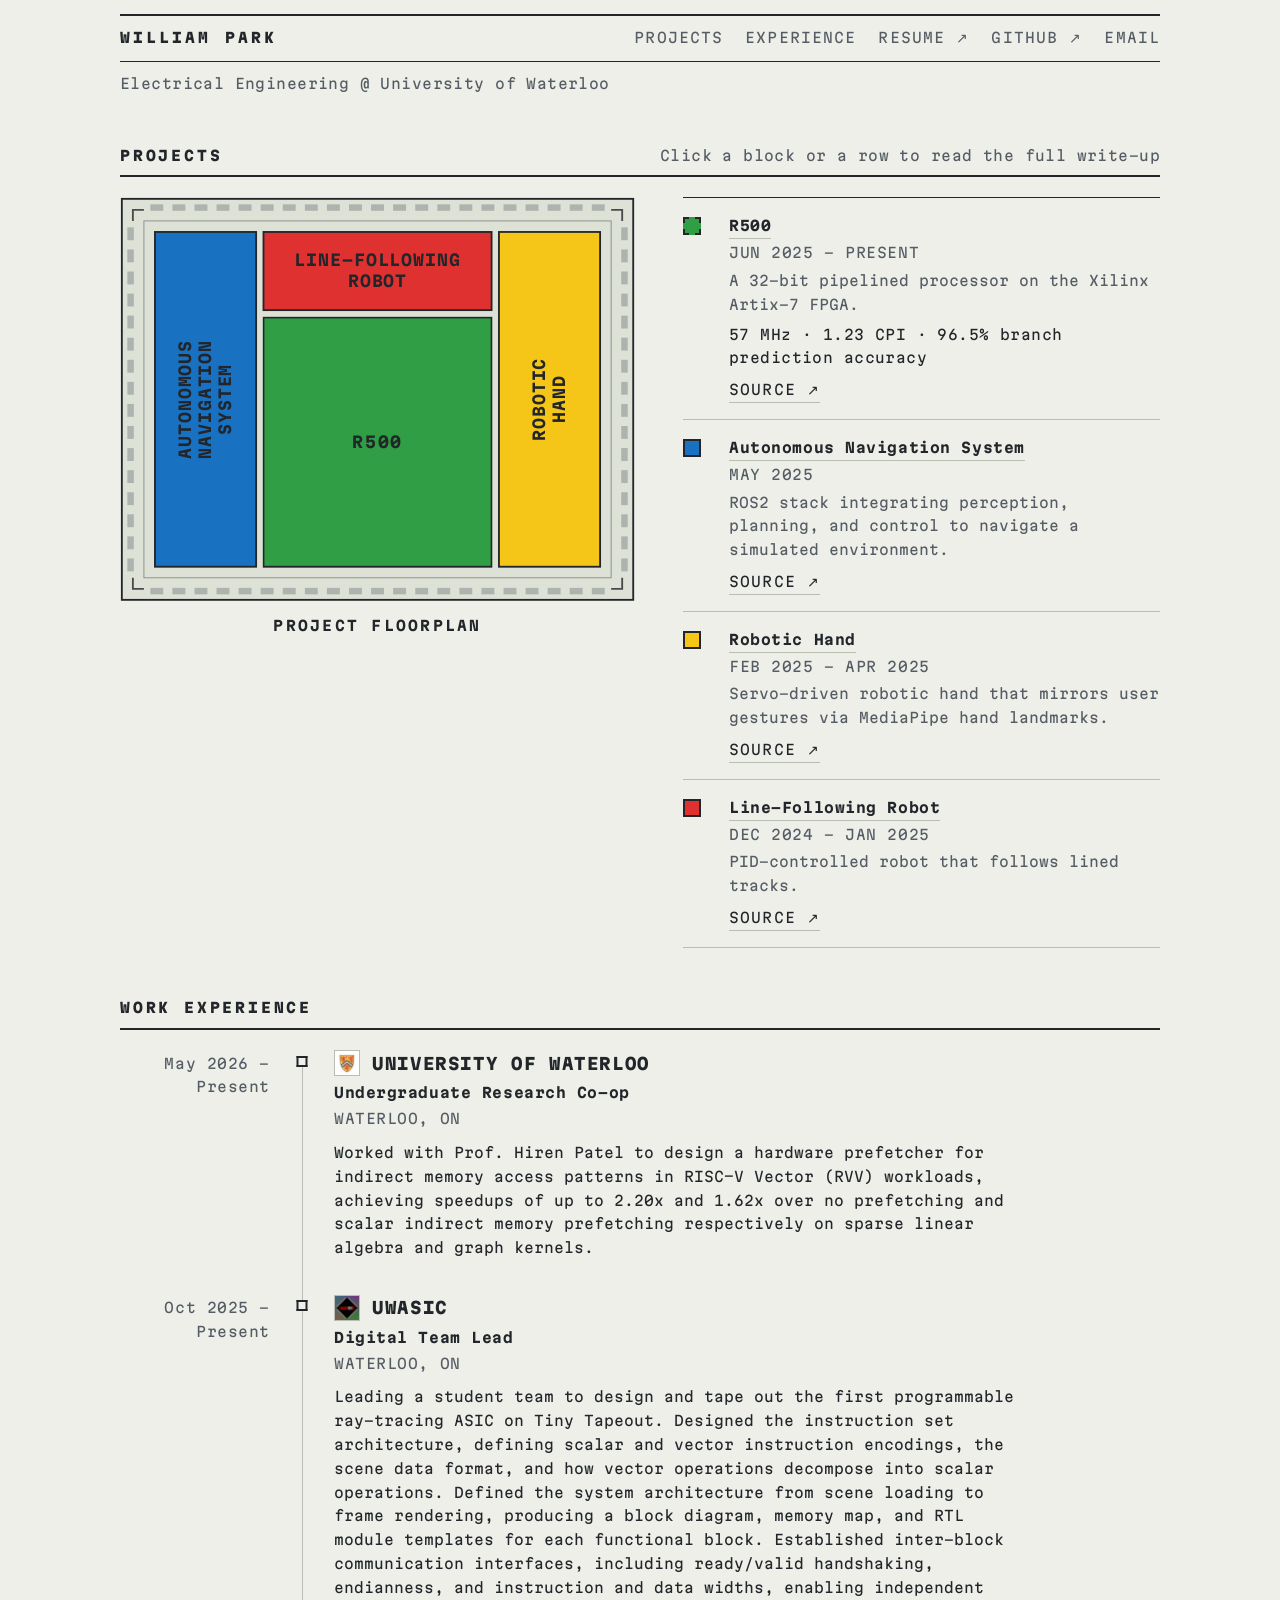
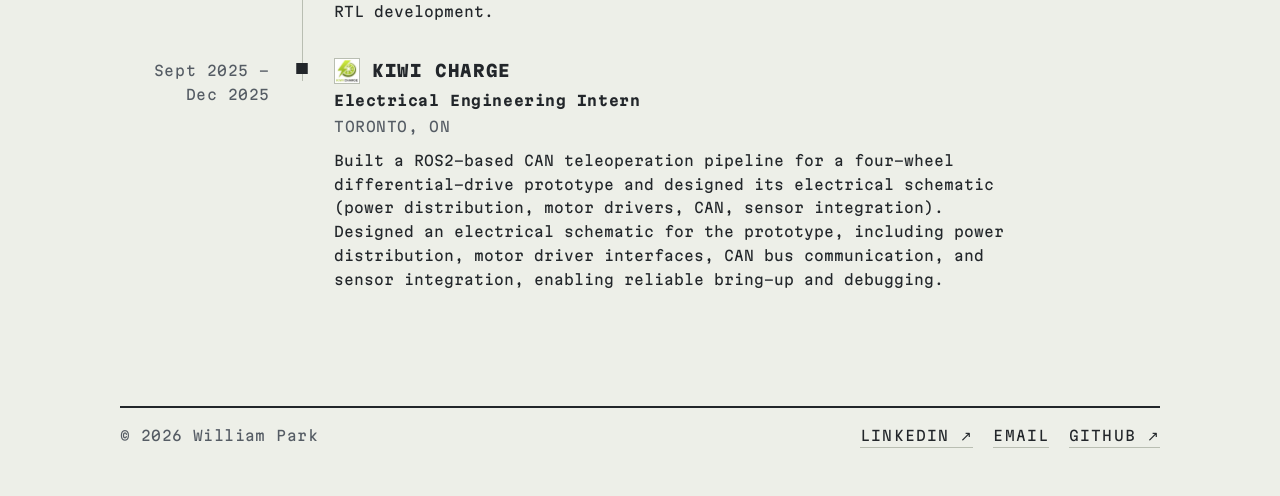
<file: docs/index.html>
<!DOCTYPE html>
<html lang="en">
<head>
  <meta charset="UTF-8">
  <meta name="viewport" content="width=device-width, initial-scale=1.0">
  <title>William Park</title>
  <meta name="description" content="William Park — engineering projects in embedded systems, robotics, and computer architecture.">
  <meta property="og:type" content="website">
  <meta property="og:title" content="William Park">
  <meta property="og:description" content="Engineering projects in embedded systems, robotics, and computer architecture.">
  <meta property="og:url" content="https://www.williampark.org/">
  <meta property="og:image" content="https://www.williampark.org/assets/img/og-card.png">
  <meta property="og:image:width" content="1200">
  <meta property="og:image:height" content="630">
  <meta name="twitter:card" content="summary_large_image">
  <link rel="preconnect" href="https://fonts.googleapis.com">
  <link rel="preconnect" href="https://fonts.gstatic.com" crossorigin>
  <link rel="stylesheet" href="https://fonts.googleapis.com/css2?family=Martian+Mono:wght@400;700;800&display=swap">
  <link rel="stylesheet" href="css/site.css">
  <link rel="stylesheet" href="css/home.css">
  <link rel="icon" type="image/svg+xml" href="assets/favicon.svg">
  <script>
    // If arriving here via a top-nav link from a project page, jump to the
    // hash target instantly (no smooth scroll) — flag set in project-page.js.
    (function () {
      try {
        if (sessionStorage.getItem("instantHashJump") !== "1") return;
        sessionStorage.removeItem("instantHashJump");
        var root = document.documentElement;
        var prev = root.style.scrollBehavior;
        root.style.scrollBehavior = "auto";
        var jump = function () {
          if (location.hash) {
            var el = document.getElementById(location.hash.slice(1));
            if (el) el.scrollIntoView();
          }
          requestAnimationFrame(function () {
            root.style.scrollBehavior = prev;
          });
        };
        if (document.readyState === "loading") {
          document.addEventListener("DOMContentLoaded", jump);
        } else {
          jump();
        }
      } catch (e) {}
    })();
  </script>
</head>
<body>
<!--
THESIS: William's work as an annotated chip floorplan — projects are placed
IP blocks carrying measured results. Refuses the dark neon card-grid dev
portfolio, and keeps the silicon world implicit: no report-form labels.
OWN-WORLD: Plot-paper #edefe8, graphite ink, hairline rules; flat saturated
block fills (green/blue/yellow/red) inside a pad-ringed die with corner
keys, tiled gaplessly; one mono size (Martian Mono) — hierarchy is weight,
tracking, ink, spacing; status is mark form on the index swatches and
timeline nodes (die stays status-neutral).
STORY: A recruiter sees an engineer who measures his work, trusts the
numbers, clicks a block or index row into a write-up.
FIRST VIEWPORT: Ruled header (name, nav) above the die floorplan at
left and the project index at right; hovering a block dims the others and
highlights its index row.
FORM: Chip floorplan — user-steered refinement of the wafer-map direction,
seed 7f679b8b, code-led.
FINISH: unreviewed and undocumented is unfinished; this build ends with the
finish review, the verdict, DESIGN.md, and every shipping raster carrying
its provenance.
-->
  <div class="sheet">
    <header class="report-head">
      <div class="head-bar">
        <h1 class="brand">William Park</h1>
        <nav class="head-nav" aria-label="Site">
          <a href="#projects">Projects</a>
          <a href="#experience">Experience</a>
          <a href="assets/resume.pdf" target="_blank" rel="noopener">Resume ↗</a>
          <a href="https://github.com/parkwilliamy" target="_blank" rel="noopener">GitHub ↗</a>
          <a href="mailto:w5park@uwaterloo.ca">Email</a>
        </nav>
      </div>
      <p class="id-line">Electrical Engineering @ University of Waterloo</p>
    </header>

    <main>
      <section class="section" id="projects">
        <div class="section-head">
          <h2>Projects</h2>
          <span class="section-note">Click a block or a row to read the full write-up</span>
        </div>
        <div class="plan-grid">
          <div class="plan-panel">
            <div id="plan-root"></div>
            <p class="plan-caption" id="plan-caption" hidden>Project Floorplan</p>
          </div>
          <div class="legend-panel">
            <ol class="legend" id="legend-root"></ol>
            <noscript>
              <ul class="noscript-list">
                <li><a href="projects/r500.html">R500 — 32-bit pipelined RV32I CPU (Jun 2025 – Present)</a></li>
                <li><a href="projects/autonomous-navigation-system.html">Autonomous Navigation System — ROS2 (May 2025)</a></li>
                <li><a href="projects/robot-hand.html">Robotic Hand — gesture-mirroring servos (Feb – Apr 2025)</a></li>
                <li><a href="projects/line-follower-robot.html">Line-Following Robot — PID control (Dec 2024 – Jan 2025)</a></li>
              </ul>
            </noscript>
          </div>
        </div>
      </section>

      <section class="section" id="experience">
        <div class="section-head">
          <h2>Work Experience</h2>
        </div>
        <ol class="traveler">
          <li class="traveler-row">
            <span class="trav-date">May 2026 – Present</span>
            <span class="trav-axis"><span class="trav-node trav-node-live"></span></span>
            <div class="trav-body">
              <div class="trav-head">
                <div class="trav-id">
                  <img class="trav-logo" src="assets/img/uwaterloo_logo.jpg" alt="">
                  <h3 class="trav-org">University of Waterloo</h3>
                </div>
                <div class="trav-sub">
                  <span class="trav-role">Undergraduate Research Co-op</span>
                  <span class="trav-loc">Waterloo, ON</span>
                </div>
              </div>
              <p class="trav-summary">
                Worked with Prof. Hiren Patel to design a hardware prefetcher for indirect memory access patterns 
                in RISC-V Vector (RVV) workloads, achieving speedups of up to 2.20x and 1.62x
                over no prefetching and scalar indirect memory prefetching respectively on 
                sparse linear algebra and graph kernels.
              </p>
            </div>
          </li>
          <li class="traveler-row">
            <span class="trav-date">Oct 2025 – Present</span>
            <span class="trav-axis"><span class="trav-node trav-node-live"></span></span>
            <div class="trav-body">
              <div class="trav-head">
                <div class="trav-id">
                  <img class="trav-logo" src="assets/img/uwasic_logo.jpg" alt="">
                  <h3 class="trav-org">UWASIC</h3>
                </div>
                <div class="trav-sub">
                  <span class="trav-role">Digital Team Lead</span>
                  <span class="trav-loc">Waterloo, ON</span>
                </div>
              </div>
              <p class="trav-summary">
                Leading a student team to design and tape out the first programmable ray-tracing ASIC on Tiny Tapeout.
                Designed the instruction set architecture, defining scalar and vector instruction encodings, 
                the scene data format, and how vector operations decompose into scalar operations. 
                Defined the system architecture from scene loading to frame rendering, producing a 
                block diagram, memory map, and RTL module templates for each functional block. 
                Established inter-block communication interfaces, including ready/valid handshaking, 
                endianness, and instruction and data widths, enabling independent RTL development.
              </p>
            </div>
          </li>
          <li class="traveler-row">
            <span class="trav-date">Sept 2025 – Dec 2025</span>
            <span class="trav-axis"><span class="trav-node"></span></span>
            <div class="trav-body">
              <div class="trav-head">
                <div class="trav-id">
                  <img class="trav-logo" src="assets/img/kiwi_charge_logo.jpg" alt="">
                  <h3 class="trav-org">Kiwi Charge</h3>
                </div>
                <div class="trav-sub">
                  <span class="trav-role">Electrical Engineering Intern</span>
                  <span class="trav-loc">Toronto, ON</span>
                </div>
              </div>
              <p class="trav-summary">
                Built a ROS2-based CAN teleoperation pipeline for a four-wheel
                differential-drive prototype and designed its electrical schematic
                (power distribution, motor drivers, CAN, sensor integration). Designed 
                an electrical schematic for the prototype, including power distribution, 
                motor driver interfaces, CAN bus communication, and sensor integration, 
                enabling reliable bring-up and debugging.
              </p>
            </div>
          </li>
        </ol>
      </section>
    </main>

    <footer>
      <span class="foot-mark">© <span id="year">2026</span> William Park</span>
      <nav class="foot-links" aria-label="Contact">
        <a href="https://linkedin.com/in/parkwilliamy" target="_blank" rel="noopener">LinkedIn ↗</a>
        <a href="mailto:w5park@uwaterloo.ca">Email</a>
        <a href="https://github.com/parkwilliamy" target="_blank" rel="noopener">GitHub ↗</a>
      </nav>
    </footer>
  </div>

  <script src="js/projects.js"></script>
  <script src="js/plan-lib.js"></script>
  <script src="js/floorplan.js"></script>
  <script>
    document.getElementById("year").textContent = new Date().getFullYear();
  </script>
</body>
</html>
</file>
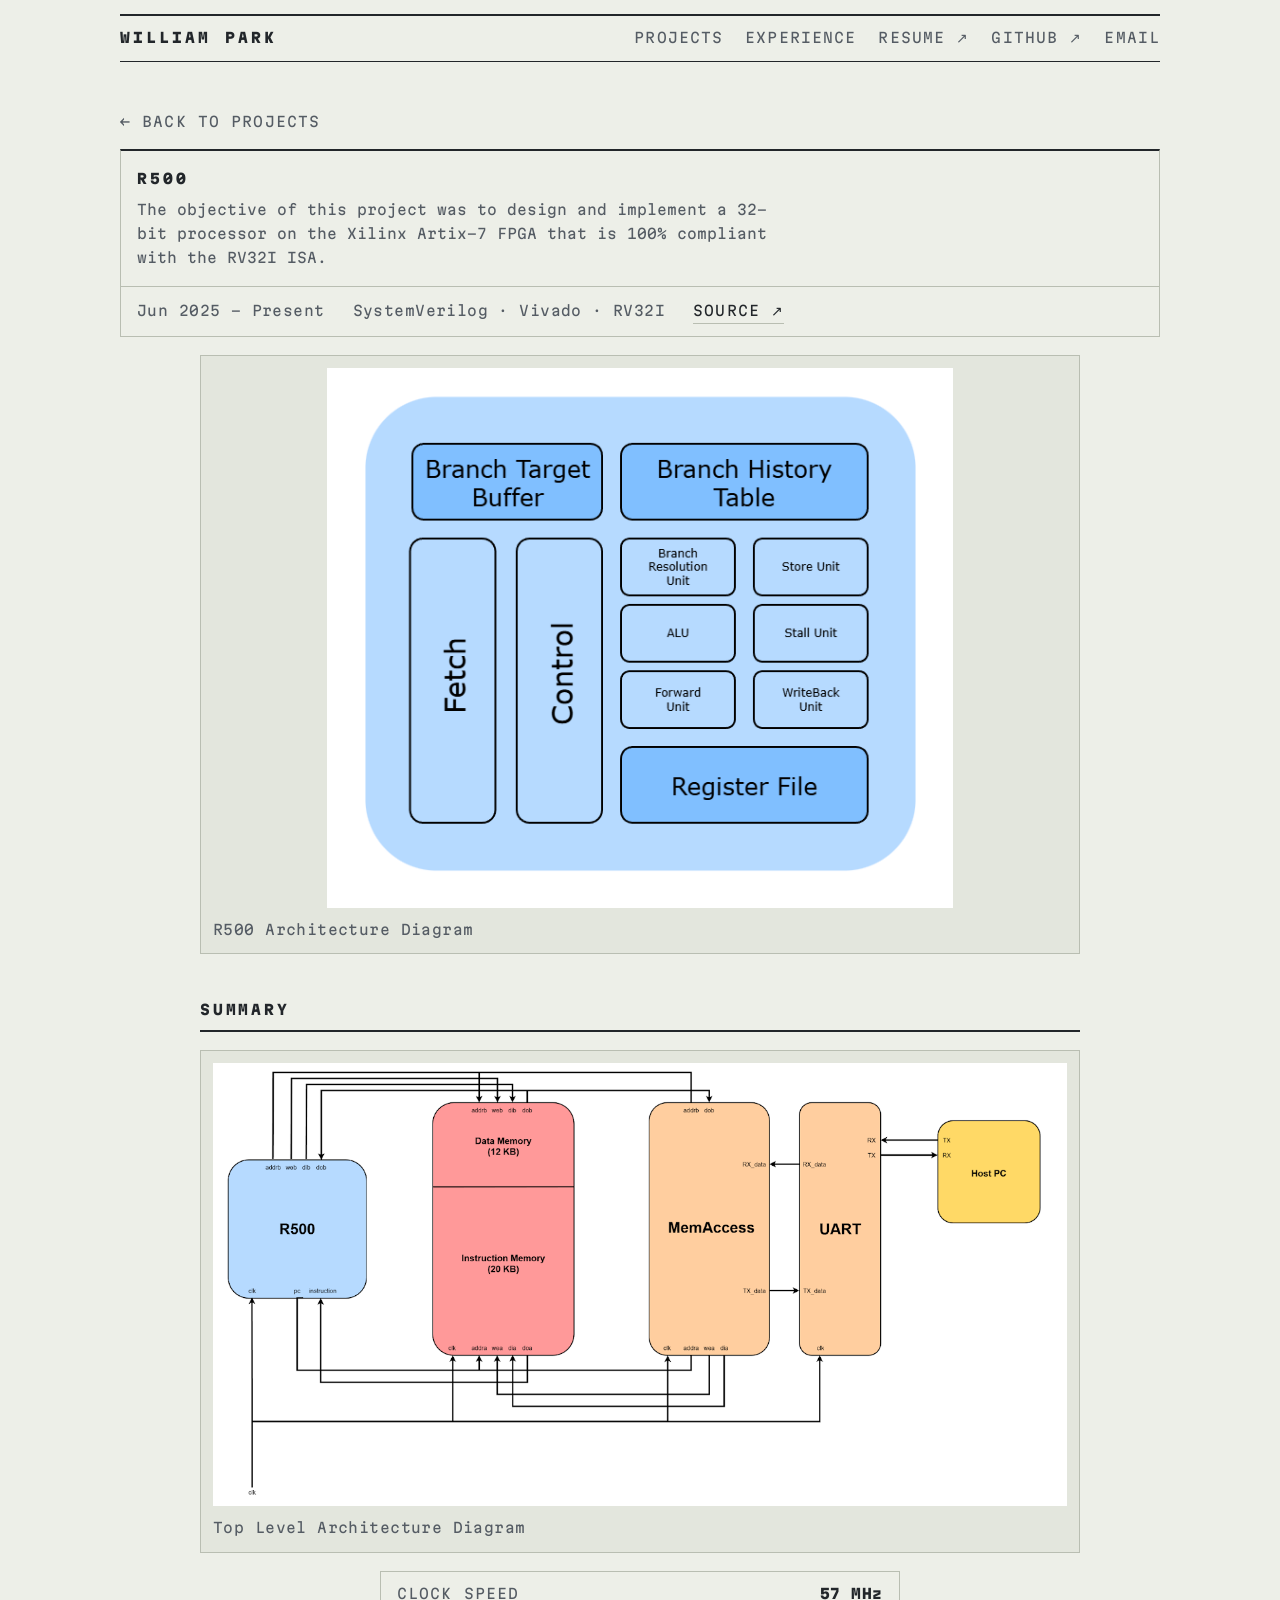
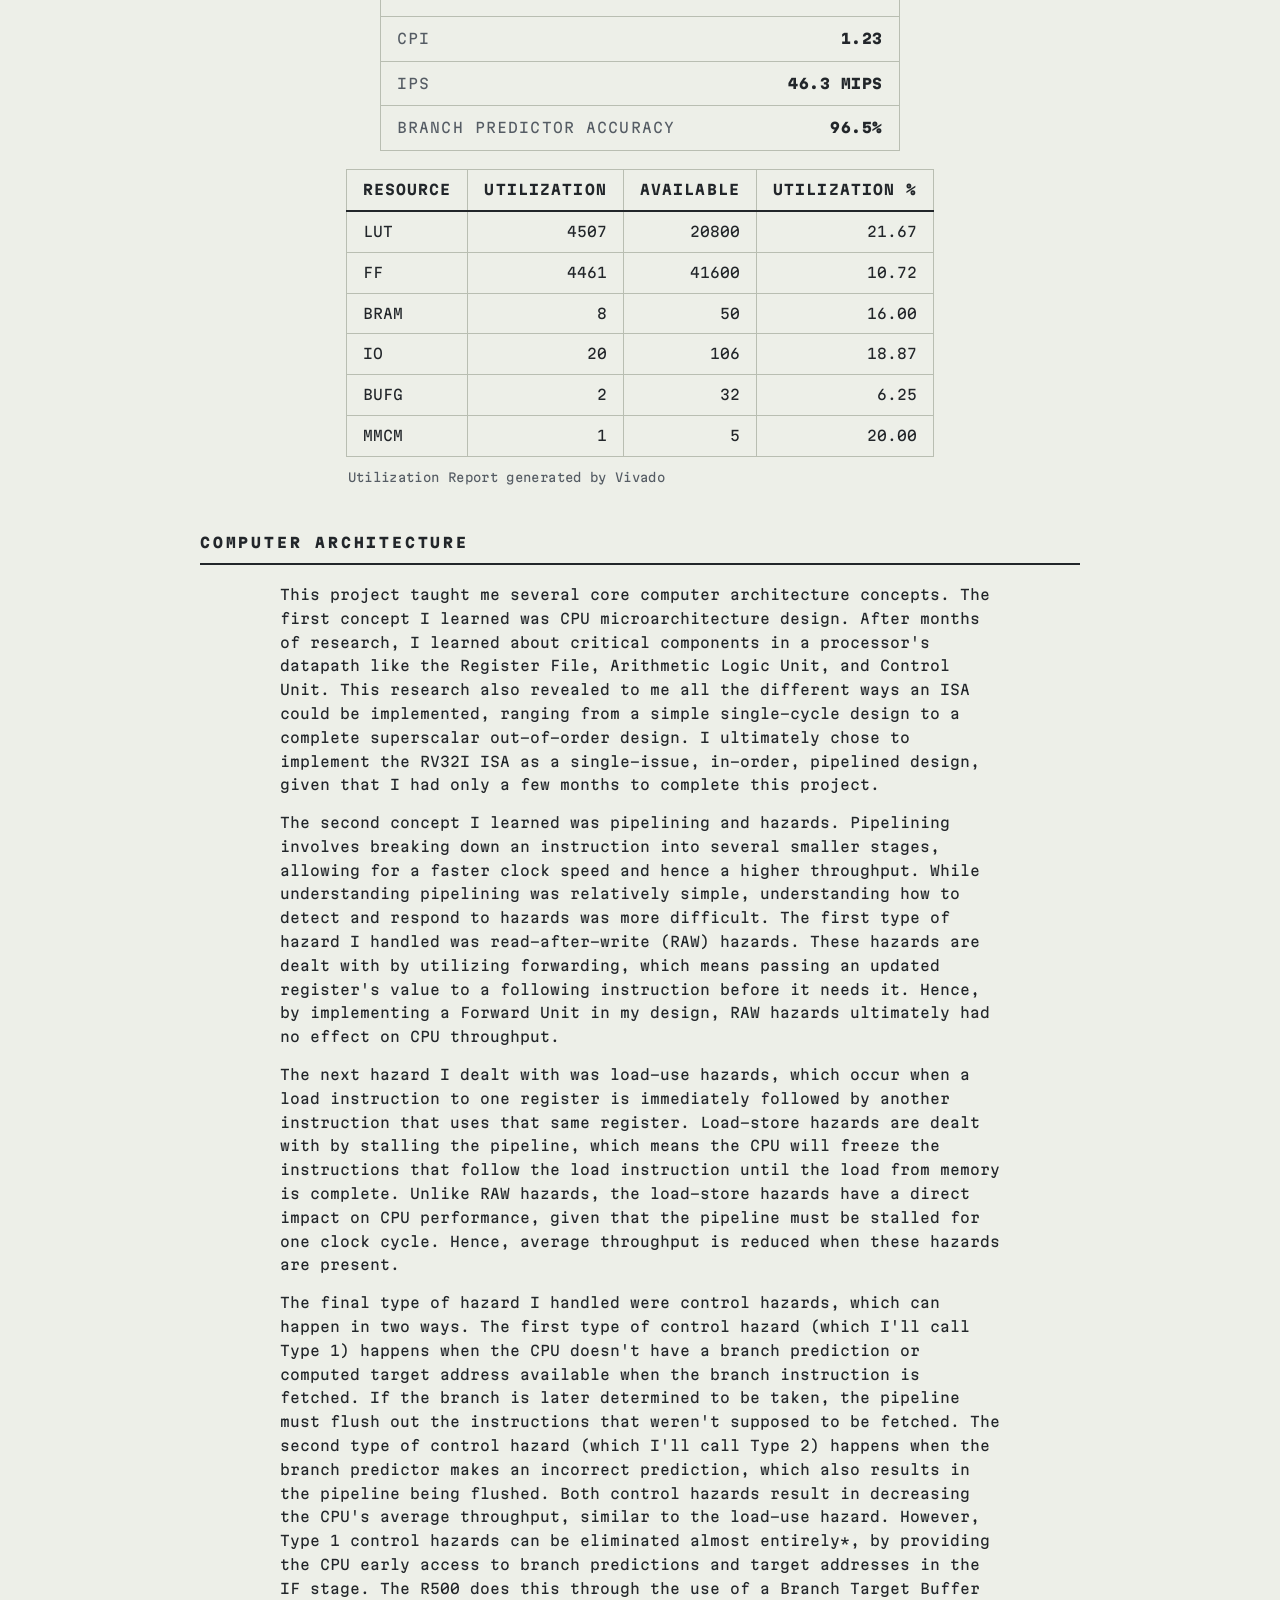
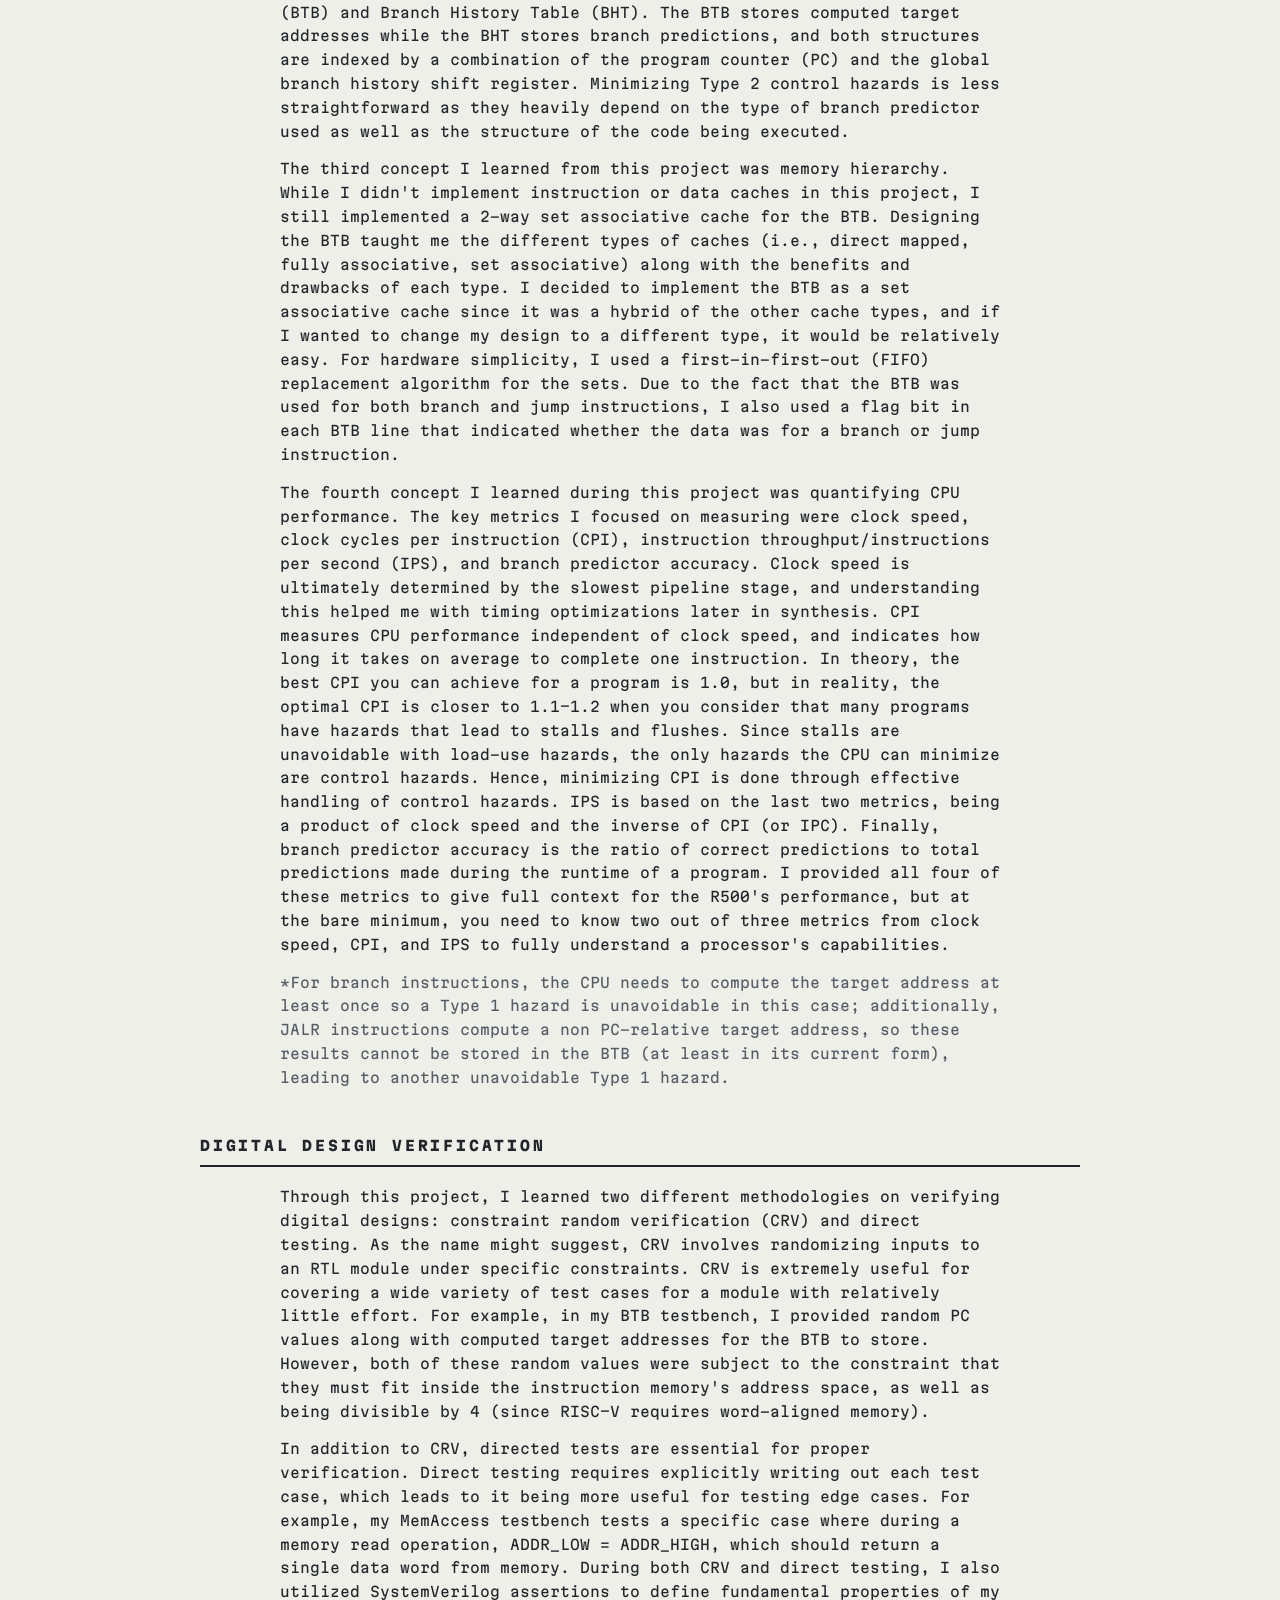
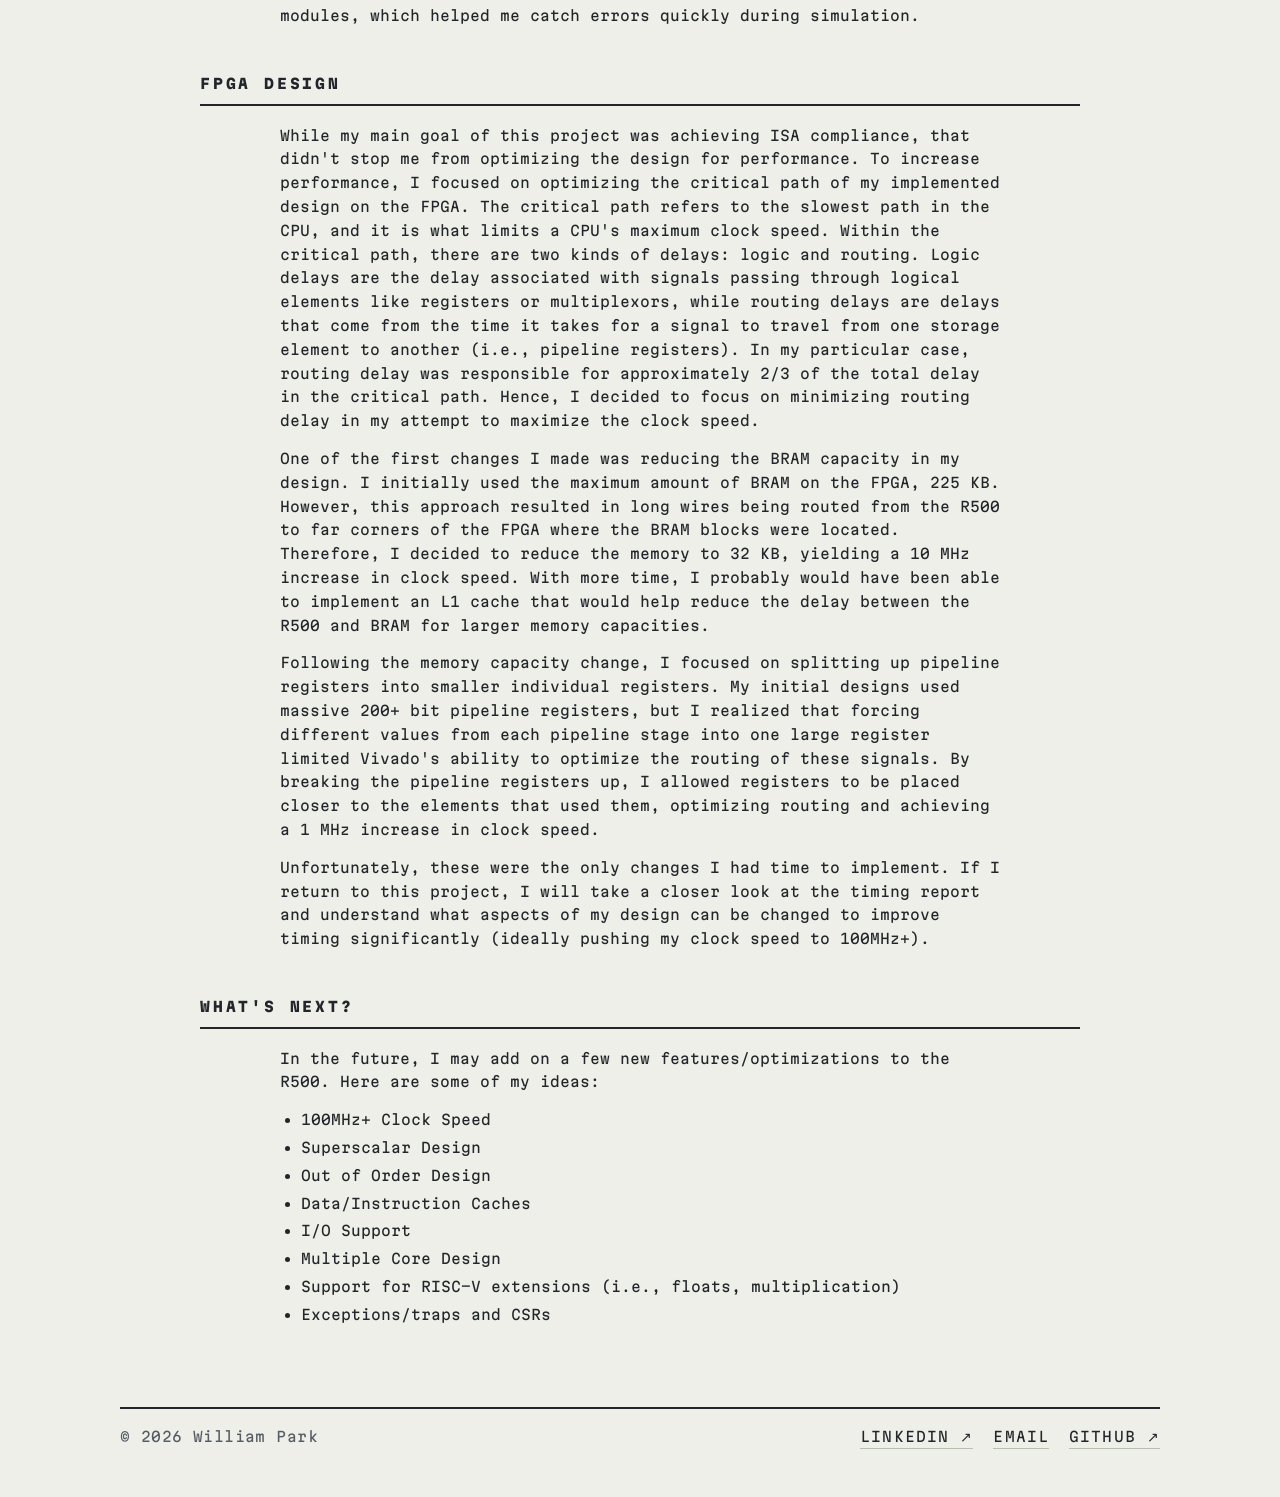
<file: docs/projects/r500.html>
<!DOCTYPE html>
<html lang="en">
<head>
  <meta charset="UTF-8">
  <meta name="viewport" content="width=device-width, initial-scale=1.0">
  <title>William Park — R500</title>
  <meta name="description" content="R500 — a 32-bit pipelined RV32I processor on the Xilinx Artix-7 FPGA. 57 MHz, 1.23 CPI, 96.5% branch prediction.">
  <meta property="og:type" content="article">
  <meta property="og:title" content="R500 — 32-bit RV32I CPU on Artix-7">
  <meta property="og:description" content="57 MHz pipelined RV32I processor, 1.23 CPI, 96.5% branch prediction accuracy.">
  <meta property="og:url" content="https://www.williampark.org/projects/r500.html">
  <meta property="og:image" content="https://www.williampark.org/assets/img/r500-arch.png">
  <meta name="twitter:card" content="summary_large_image">
  <link rel="preconnect" href="https://fonts.googleapis.com">
  <link rel="preconnect" href="https://fonts.gstatic.com" crossorigin>
  <link rel="stylesheet" href="https://fonts.googleapis.com/css2?family=Martian+Mono:wght@400;700;800&display=swap">
  <link rel="stylesheet" href="../css/site.css">
  <link rel="stylesheet" href="../css/project.css">
  <link rel="icon" type="image/svg+xml" href="../assets/favicon.svg">
</head>
<body class="project-page">
  <div class="sheet">
  <div class="head-bar">
    <span class="brand"><a href="../index.html">William Park</a></span>
    <nav class="head-nav" aria-label="Site">
      <a href="../index.html#projects">Projects</a>
      <a href="../index.html#experience">Experience</a>
      <a href="../assets/resume.pdf" target="_blank" rel="noopener">Resume &#8599;</a>
      <a href="https://github.com/parkwilliamy" target="_blank" rel="noopener">GitHub &#8599;</a>
      <a href="mailto:w5park@uwaterloo.ca">Email</a>
    </nav>
  </div>

  <main>
    <header class="page-head">
      <a href="../index.html#projects" class="back-link">← Back to projects</a>
      <div class="title-grid">
        <div class="title-cell">
          <h1>R500</h1>
      <p class="subtitle">
        The objective of this project was to design and implement a 32-bit processor
        on the Xilinx Artix-7 FPGA that is 100% compliant with the RV32I ISA.
      </p>
        </div>
      </div>
      <div class="meta-bar">
        <span>Jun 2025 – Present</span>
        <span>SystemVerilog · Vivado · RV32I</span>
        <a href="https://github.com/parkwilliamy/R500" target="_blank" rel="noopener">Source ↗</a>
      </div>
    </header>

    <section>
      <figure class="hero-fig contain">
        <img src="../assets/img/r500-arch.png" alt="R500 architecture diagram">
        <figcaption>R500 Architecture Diagram</figcaption>
      </figure>
      <h2>Summary</h2>
      <figure class="hero-fig contain detail-fig">
        <img src="../assets/img/r500-toplevel.png" alt="Top-level architecture diagram">
        <figcaption>Top Level Architecture Diagram</figcaption>
      </figure>
      <div class="metrics">
        <div class="metric"><div class="label">Clock Speed</div><div class="value">57 MHz</div></div>
        <div class="metric"><div class="label">CPI</div><div class="value">1.23</div></div>
        <div class="metric"><div class="label">IPS</div><div class="value">46.3 MIPS</div></div>
        <div class="metric"><div class="label">Branch Predictor Accuracy</div><div class="value">96.5%</div></div>
      </div>
      <div class="data-table-wrap">
        <table class="data-table">
          <caption>Utilization Report generated by Vivado</caption>
          <thead>
            <tr><th>Resource</th><th>Utilization</th><th>Available</th><th>Utilization %</th></tr>
          </thead>
          <tbody>
            <tr><td>LUT</td><td>4507</td><td>20800</td><td>21.67</td></tr>
            <tr><td>FF</td><td>4461</td><td>41600</td><td>10.72</td></tr>
            <tr><td>BRAM</td><td>8</td><td>50</td><td>16.00</td></tr>
            <tr><td>IO</td><td>20</td><td>106</td><td>18.87</td></tr>
            <tr><td>BUFG</td><td>2</td><td>32</td><td>6.25</td></tr>
            <tr><td>MMCM</td><td>1</td><td>5</td><td>20.00</td></tr>
          </tbody>
        </table>
      </div>

      <h2>Computer Architecture</h2>
      <p>
        This project taught me several core computer architecture concepts. The first
        concept I learned was CPU microarchitecture design. After months of research,
        I learned about critical components in a processor's datapath like the
        Register File, Arithmetic Logic Unit, and Control Unit. This research also
        revealed to me all the different ways an ISA could be implemented, ranging
        from a simple single-cycle design to a complete superscalar out-of-order
        design. I ultimately chose to implement the RV32I ISA as a single-issue,
        in-order, pipelined design, given that I had only a few months to complete
        this project.
      </p>
      <p>
        The second concept I learned was pipelining and hazards. Pipelining involves
        breaking down an instruction into several smaller stages, allowing for a
        faster clock speed and hence a higher throughput. While understanding
        pipelining was relatively simple, understanding how to detect and respond to
        hazards was more difficult. The first type of hazard I handled was
        read-after-write (RAW) hazards. These hazards are dealt with by utilizing
        forwarding, which means passing an updated register's value to a following
        instruction before it needs it. Hence, by implementing a Forward Unit in my
        design, RAW hazards ultimately had no effect on CPU throughput.
      </p>
      <p>
        The next hazard I dealt with was load-use hazards, which occur when a load
        instruction to one register is immediately followed by another instruction
        that uses that same register. Load-store hazards are dealt with by stalling
        the pipeline, which means the CPU will freeze the instructions that follow
        the load instruction until the load from memory is complete. Unlike RAW
        hazards, the load-store hazards have a direct impact on CPU performance,
        given that the pipeline must be stalled for one clock cycle. Hence, average
        throughput is reduced when these hazards are present.
      </p>
      <p>
        The final type of hazard I handled were control hazards, which can happen in
        two ways. The first type of control hazard (which I'll call Type 1) happens
        when the CPU doesn't have a branch prediction or computed target address
        available when the branch instruction is fetched. If the branch is later
        determined to be taken, the pipeline must flush out the instructions that
        weren't supposed to be fetched. The second type of control hazard (which
        I'll call Type 2) happens when the branch predictor makes an incorrect
        prediction, which also results in the pipeline being flushed. Both control
        hazards result in decreasing the CPU's average throughput, similar to the
        load-use hazard. However, Type 1 control hazards can be eliminated almost
        entirely*, by providing the CPU early access to branch predictions and
        target addresses in the IF stage. The R500 does this through the use of a
        Branch Target Buffer (BTB) and Branch History Table (BHT). The BTB stores
        computed target addresses while the BHT stores branch predictions, and both
        structures are indexed by a combination of the program counter (PC) and the
        global branch history shift register. Minimizing Type 2 control hazards is
        less straightforward as they heavily depend on the type of branch predictor
        used as well as the structure of the code being executed.
      </p>
      <p>
        The third concept I learned from this project was memory hierarchy. While I
        didn't implement instruction or data caches in this project, I still
        implemented a 2-way set associative cache for the BTB. Designing the BTB
        taught me the different types of caches (i.e., direct mapped, fully
        associative, set associative) along with the benefits and drawbacks of each
        type. I decided to implement the BTB as a set associative cache since it was
        a hybrid of the other cache types, and if I wanted to change my design to a
        different type, it would be relatively easy. For hardware simplicity, I used
        a first-in-first-out (FIFO) replacement algorithm for the sets. Due to the
        fact that the BTB was used for both branch and jump instructions, I also
        used a flag bit in each BTB line that indicated whether the data was for a
        branch or jump instruction.
      </p>
      <p>
        The fourth concept I learned during this project was quantifying CPU
        performance. The key metrics I focused on measuring were clock speed, clock
        cycles per instruction (CPI), instruction throughput/instructions per second
        (IPS), and branch predictor accuracy. Clock speed is ultimately determined
        by the slowest pipeline stage, and understanding this helped me with timing
        optimizations later in synthesis. CPI measures CPU performance independent
        of clock speed, and indicates how long it takes on average to complete one
        instruction. In theory, the best CPI you can achieve for a program is 1.0,
        but in reality, the optimal CPI is closer to 1.1-1.2 when you consider that
        many programs have hazards that lead to stalls and flushes. Since stalls are
        unavoidable with load-use hazards, the only hazards the CPU can minimize are
        control hazards. Hence, minimizing CPI is done through effective handling of
        control hazards. IPS is based on the last two metrics, being a product of
        clock speed and the inverse of CPI (or IPC). Finally, branch predictor
        accuracy is the ratio of correct predictions to total predictions made
        during the runtime of a program. I provided all four of these metrics to
        give full context for the R500's performance, but at the bare minimum, you
        need to know two out of three metrics from clock speed, CPI, and IPS to
        fully understand a processor's capabilities.
      </p>
      <p class="footnote">
        *For branch instructions, the CPU needs to compute the target address at
        least once so a Type 1 hazard is unavoidable in this case; additionally,
        JALR instructions compute a non PC-relative target address, so these results
        cannot be stored in the BTB (at least in its current form), leading to
        another unavoidable Type 1 hazard.
      </p>

      <h2>Digital Design Verification</h2>
      <p>
        Through this project, I learned two different methodologies on verifying
        digital designs: constraint random verification (CRV) and direct testing.
        As the name might suggest, CRV involves randomizing inputs to an RTL module
        under specific constraints. CRV is extremely useful for covering a wide
        variety of test cases for a module with relatively little effort. For
        example, in my BTB testbench, I provided random PC values along with
        computed target addresses for the BTB to store. However, both of these
        random values were subject to the constraint that they must fit inside the
        instruction memory's address space, as well as being divisible by 4 (since
        RISC-V requires word-aligned memory).
      </p>
      <p>
        In addition to CRV, directed tests are essential for proper verification.
        Direct testing requires explicitly writing out each test case, which leads
        to it being more useful for testing edge cases. For example, my MemAccess
        testbench tests a specific case where during a memory read operation,
        ADDR_LOW = ADDR_HIGH, which should return a single data word from memory.
        During both CRV and direct testing, I also utilized SystemVerilog assertions
        to define fundamental properties of my modules, which helped me catch errors
        quickly during simulation.
      </p>

      <h2>FPGA Design</h2>
      <p>
        While my main goal of this project was achieving ISA compliance, that didn't
        stop me from optimizing the design for performance. To increase performance,
        I focused on optimizing the critical path of my implemented design on the
        FPGA. The critical path refers to the slowest path in the CPU, and it is
        what limits a CPU's maximum clock speed. Within the critical path, there are
        two kinds of delays: logic and routing. Logic delays are the delay
        associated with signals passing through logical elements like registers or
        multiplexors, while routing delays are delays that come from the time it
        takes for a signal to travel from one storage element to another (i.e.,
        pipeline registers). In my particular case, routing delay was responsible
        for approximately 2/3 of the total delay in the critical path. Hence, I
        decided to focus on minimizing routing delay in my attempt to maximize the
        clock speed.
      </p>
      <p>
        One of the first changes I made was reducing the BRAM capacity in my design.
        I initially used the maximum amount of BRAM on the FPGA, 225 KB. However,
        this approach resulted in long wires being routed from the R500 to far
        corners of the FPGA where the BRAM blocks were located. Therefore, I
        decided to reduce the memory to 32 KB, yielding a 10 MHz increase in clock
        speed. With more time, I probably would have been able to implement an L1
        cache that would help reduce the delay between the R500 and BRAM for larger
        memory capacities.
      </p>
      <p>
        Following the memory capacity change, I focused on splitting up pipeline
        registers into smaller individual registers. My initial designs used massive
        200+ bit pipeline registers, but I realized that forcing different values
        from each pipeline stage into one large register limited Vivado's ability
        to optimize the routing of these signals. By breaking the pipeline registers
        up, I allowed registers to be placed closer to the elements that used them,
        optimizing routing and achieving a 1 MHz increase in clock speed.
      </p>
      <p>
        Unfortunately, these were the only changes I had time to implement. If I
        return to this project, I will take a closer look at the timing report and
        understand what aspects of my design can be changed to improve timing
        significantly (ideally pushing my clock speed to 100MHz+).
      </p>

      <h2>What's Next?</h2>
      <p>
        In the future, I may add on a few new features/optimizations to the R500.
        Here are some of my ideas:
      </p>
      <ul>
        <li>100MHz+ Clock Speed</li>
        <li>Superscalar Design</li>
        <li>Out of Order Design</li>
        <li>Data/Instruction Caches</li>
        <li>I/O Support</li>
        <li>Multiple Core Design</li>
        <li>Support for RISC-V extensions (i.e., floats, multiplication)</li>
        <li>Exceptions/traps and CSRs</li>
      </ul>
    </section>
  </main>

  <footer>
    <span class="foot-mark">&#169; <span id="year">2026</span> William Park</span>
    <nav class="foot-links" aria-label="Contact">
      <a href="https://linkedin.com/in/parkwilliamy" target="_blank" rel="noopener">LinkedIn &#8599;</a>
      <a href="mailto:w5park@uwaterloo.ca">Email</a>
      <a href="https://github.com/parkwilliamy" target="_blank" rel="noopener">GitHub &#8599;</a>
    </nav>
  </footer>
  </div>
  <script src="../js/project-page.js" defer></script>
</body>
</html>
</file>
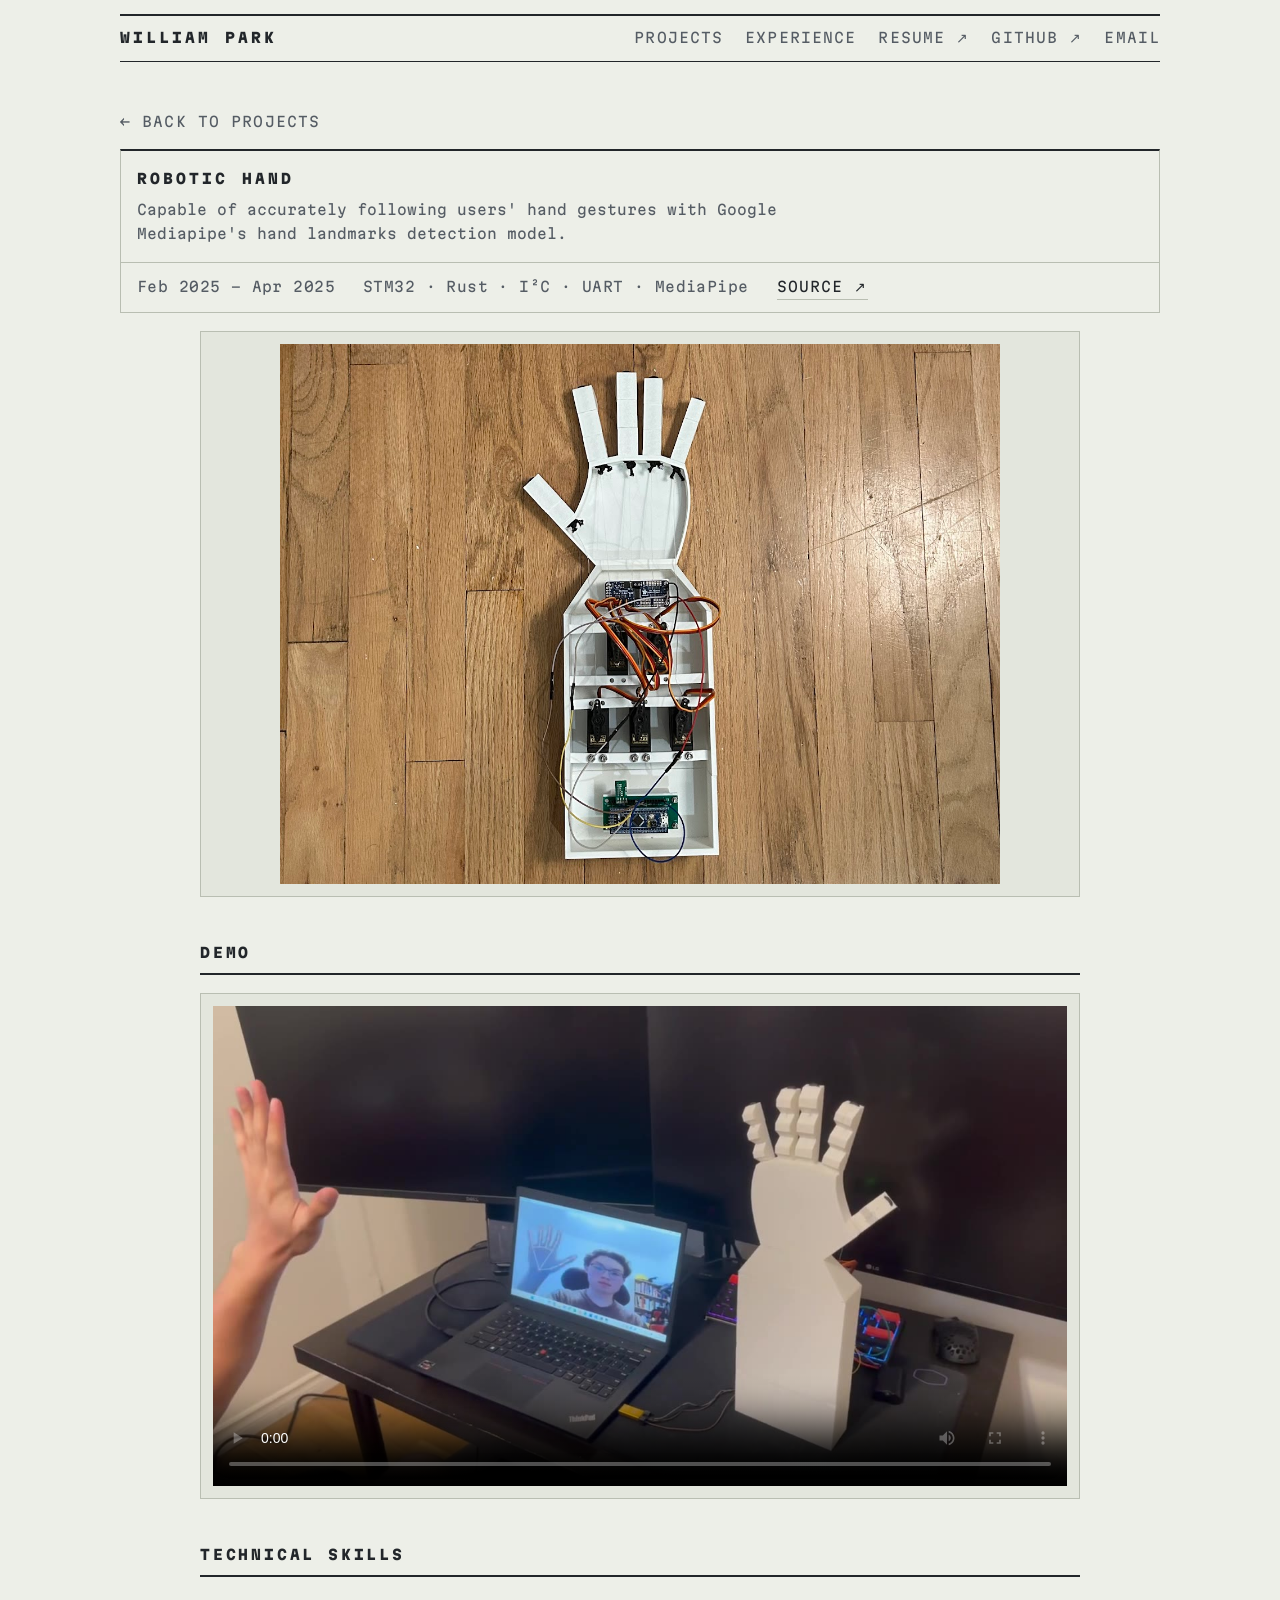
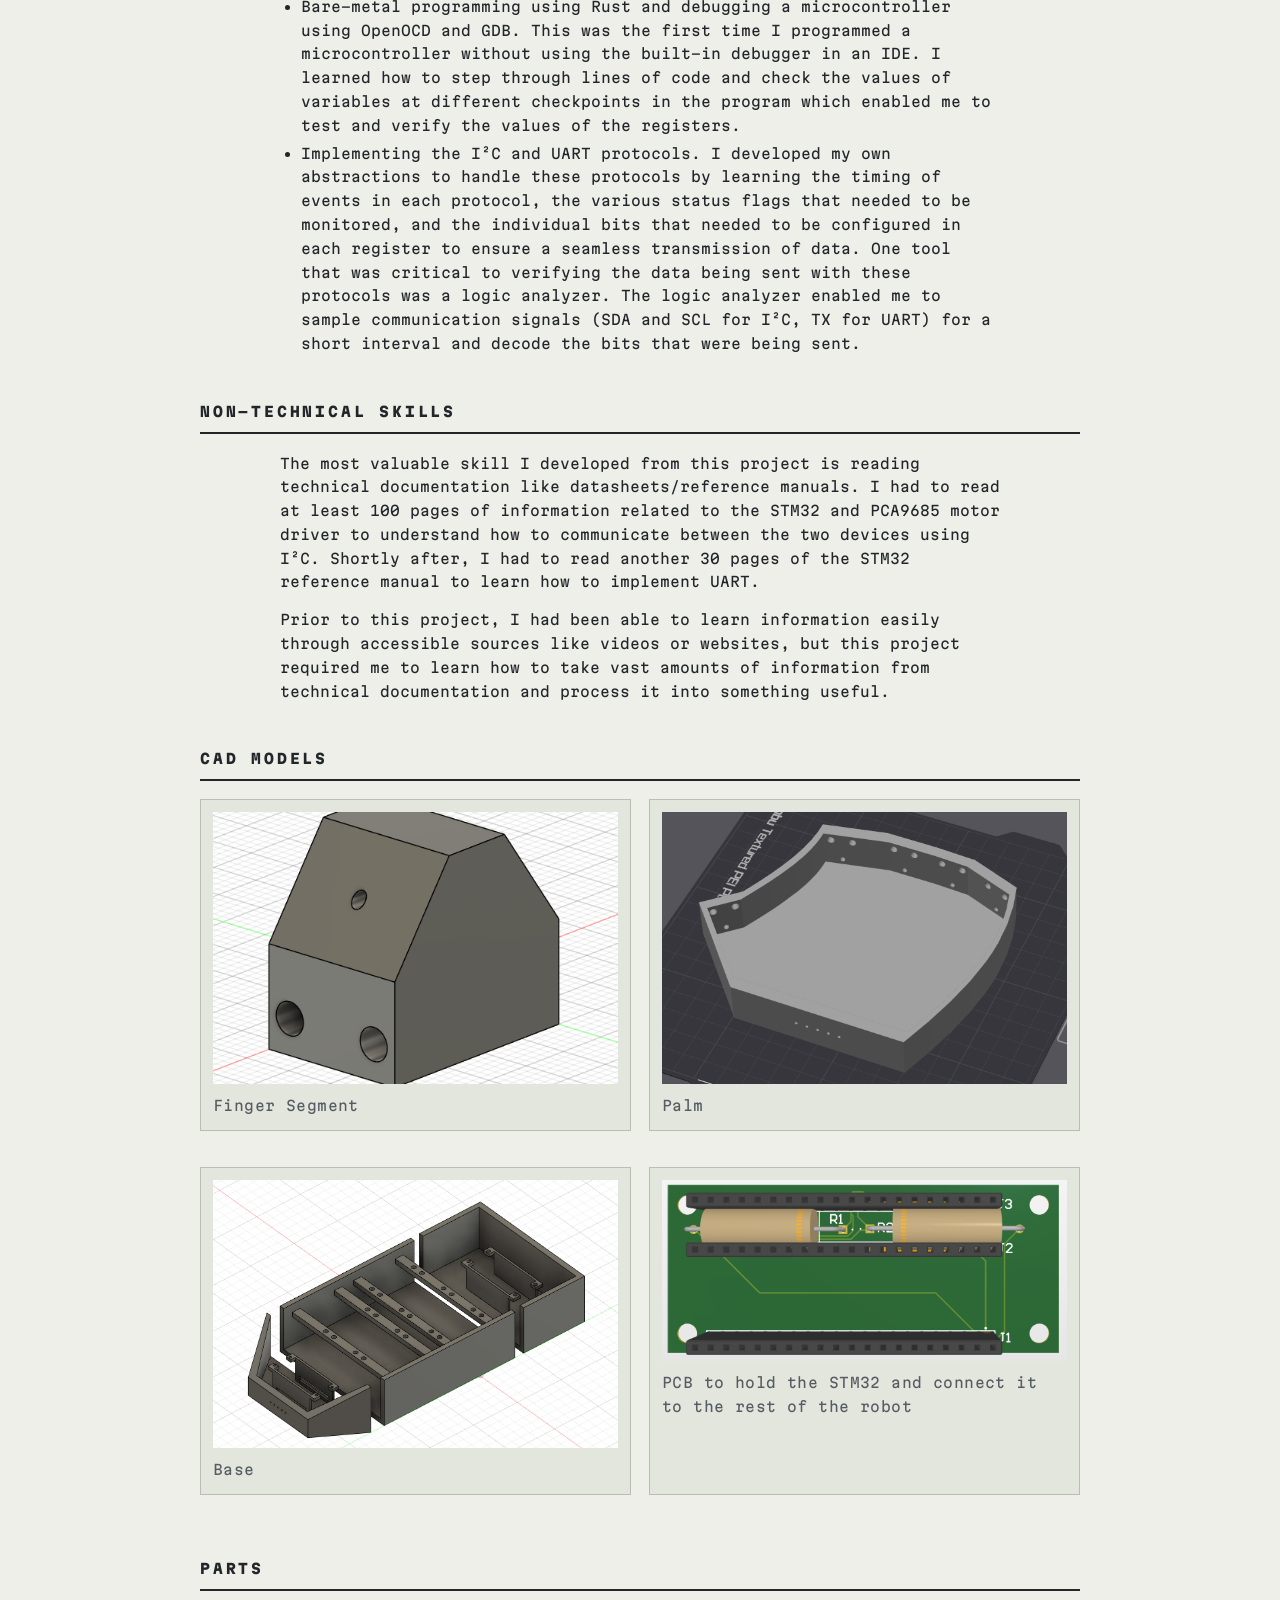
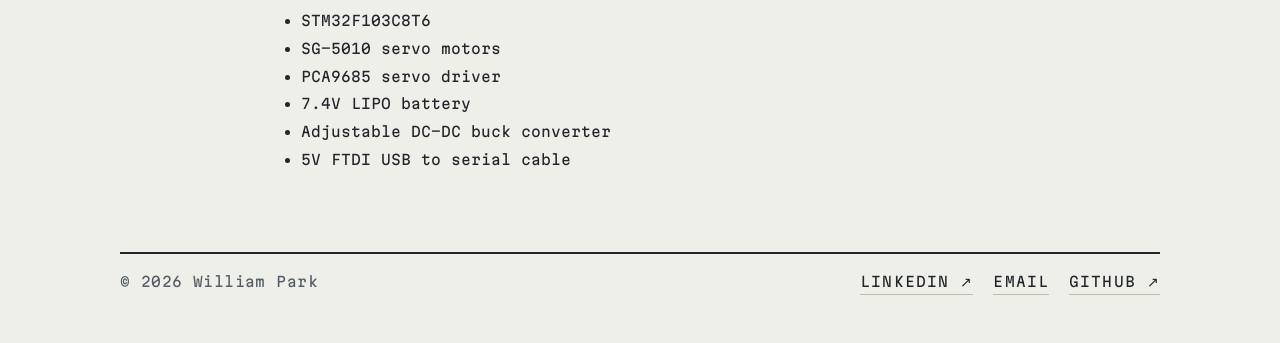
<file: docs/projects/robot-hand.html>
<!DOCTYPE html>
<html lang="en">
<head>
  <meta charset="UTF-8">
  <meta name="viewport" content="width=device-width, initial-scale=1.0">
  <title>William Park — Robotic Hand</title>
  <meta name="description" content="Servo-driven robotic hand that mirrors user gestures via MediaPipe hand landmarks.">
  <meta property="og:type" content="article">
  <meta property="og:title" content="Robotic Hand">
  <meta property="og:description" content="Servo-driven robotic hand that mirrors user gestures via MediaPipe hand landmarks.">
  <meta property="og:url" content="https://www.williampark.org/projects/robot-hand.html">
  <meta property="og:image" content="https://www.williampark.org/assets/img/robot-hand.jpg">
  <meta name="twitter:card" content="summary_large_image">
  <link rel="preconnect" href="https://fonts.googleapis.com">
  <link rel="preconnect" href="https://fonts.gstatic.com" crossorigin>
  <link rel="stylesheet" href="https://fonts.googleapis.com/css2?family=Martian+Mono:wght@400;700;800&display=swap">
  <link rel="stylesheet" href="../css/site.css">
  <link rel="stylesheet" href="../css/project.css">
  <link rel="icon" type="image/svg+xml" href="../assets/favicon.svg">
</head>
<body class="project-page">
  <div class="sheet">
  <div class="head-bar">
    <span class="brand"><a href="../index.html">William Park</a></span>
    <nav class="head-nav" aria-label="Site">
      <a href="../index.html#projects">Projects</a>
      <a href="../index.html#experience">Experience</a>
      <a href="../assets/resume.pdf" target="_blank" rel="noopener">Resume &#8599;</a>
      <a href="https://github.com/parkwilliamy" target="_blank" rel="noopener">GitHub &#8599;</a>
      <a href="mailto:w5park@uwaterloo.ca">Email</a>
    </nav>
  </div>

  <main>
    <header class="page-head">
      <a href="../index.html#projects" class="back-link">← Back to projects</a>
      <div class="title-grid">
        <div class="title-cell">
          <h1>Robotic Hand</h1>
      <p class="subtitle">
        Capable of accurately following users' hand gestures with Google
        Mediapipe's hand landmarks detection model.
      </p>
        </div>
      </div>
      <div class="meta-bar">
        <span>Feb 2025 – Apr 2025</span>
        <span>STM32 · Rust · I²C · UART · MediaPipe</span>
        <a href="https://github.com/parkwilliamy/Projects" target="_blank" rel="noopener">Source &#8599;</a>
      </div>
    </header>

    <section>
      <figure class="hero-fig">
        <img src="../assets/img/robot-hand.jpg" alt="Robot hand">
      </figure>

      <h2>Demo</h2>
      <figure class="hero-fig">
        <video controls preload="metadata" playsinline poster="../assets/img/robot-hand-poster.jpg">
          <source src="../assets/vid/robothand.mp4" type="video/mp4">
          Your browser does not support the video tag.
        </video>
      </figure>

      <h2>Technical Skills</h2>
      <ul>
        <li>
          Bare-metal programming using Rust and debugging a microcontroller using
          OpenOCD and GDB. This was the first time I programmed a microcontroller
          without using the built-in debugger in an IDE. I learned how to step through
          lines of code and check the values of variables at different checkpoints in
          the program which enabled me to test and verify the values of the registers.
        </li>
        <li>
          Implementing the I²C and UART protocols. I developed my own abstractions to
          handle these protocols by learning the timing of events in each protocol, the
          various status flags that needed to be monitored, and the individual bits
          that needed to be configured in each register to ensure a seamless
          transmission of data. One tool that was critical to verifying the data being
          sent with these protocols was a logic analyzer. The logic analyzer enabled me
          to sample communication signals (SDA and SCL for I²C, TX for UART) for a
          short interval and decode the bits that were being sent.
        </li>
      </ul>

      <h2>Non-Technical Skills</h2>
      <p>
        The most valuable skill I developed from this project is reading technical
        documentation like datasheets/reference manuals. I had to read at least 100
        pages of information related to the STM32 and PCA9685 motor driver to
        understand how to communicate between the two devices using I²C. Shortly
        after, I had to read another 30 pages of the STM32 reference manual to learn
        how to implement UART.
      </p>
      <p>
        Prior to this project, I had been able to learn information easily through
        accessible sources like videos or websites, but this project required me to
        learn how to take vast amounts of information from technical documentation and
        process it into something useful.
      </p>

      <h2>CAD Models</h2>
      <div class="fig-grid contain">
        <figure>
          <img src="../assets/img/rh-finger.png" alt="Finger segment CAD">
          <figcaption>Finger Segment</figcaption>
        </figure>
        <figure>
          <img src="../assets/img/rh-palm.png" alt="Palm CAD">
          <figcaption>Palm</figcaption>
        </figure>
        <figure>
          <img src="../assets/img/rh-base.png" alt="Base CAD">
          <figcaption>Base</figcaption>
        </figure>
        <figure>
          <img src="../assets/img/rh-pcb.png" alt="STM32 carrier PCB">
          <figcaption>PCB to hold the STM32 and connect it to the rest of the robot</figcaption>
        </figure>
      </div>

      <h2>Parts</h2>
      <ul>
        <li>STM32F103C8T6</li>
        <li>SG-5010 servo motors</li>
        <li>PCA9685 servo driver</li>
        <li>7.4V LIPO battery</li>
        <li>Adjustable DC-DC buck converter</li>
        <li>5V FTDI USB to serial cable</li>
      </ul>
    </section>
  </main>

  <footer>
    <span class="foot-mark">&#169; <span id="year">2026</span> William Park</span>
    <nav class="foot-links" aria-label="Contact">
      <a href="https://linkedin.com/in/parkwilliamy" target="_blank" rel="noopener">LinkedIn &#8599;</a>
      <a href="mailto:w5park@uwaterloo.ca">Email</a>
      <a href="https://github.com/parkwilliamy" target="_blank" rel="noopener">GitHub &#8599;</a>
    </nav>
  </footer>
  </div>
  <script src="../js/project-page.js" defer></script>
</body>
</html>
</file>
<file: docs/css/site.css>
/* williampark.org — shared chrome for the Chip Floorplan world.
   Tokens, type, header/nav, footer, and browser surfaces used by every page.
   Page-specific layout lives in home.css (homepage) and project.css (write-ups).
   ONE type size everywhere: hierarchy is weight, tracking, ink, and spacing. */

:root {
  --paper: #edefe8;
  --paper-deep: #e3e6dd;
  --ink: #22262a;
  --ink-2: #555c64;
  --rule: #b9beb2;
  --rule-strong: #22262a;
  --bin-green: #2f9e44;
  --bin-blue: #1971c2;
  --bin-yellow: #f5c518;
  --bin-red: #e03131;
  --fs: 0.875rem;          /* the one size */
  --lh: 1.7;
  --track: 0.08em;
  --pad: clamp(18px, 4vw, 40px);
}

* { margin: 0; padding: 0; box-sizing: border-box; }

@media (prefers-reduced-motion: no-preference) {
  html { scroll-behavior: smooth; }
}

body {
  background: var(--paper);
  color: var(--ink);
  font-family: "Martian Mono", "Courier New", monospace;
  font-size: var(--fs);
  line-height: var(--lh);
  -webkit-font-smoothing: antialiased;
  font-variant-numeric: tabular-nums;
}

/* Browser surfaces carry the design too. */
::selection { background: var(--ink); color: var(--paper); }
:focus-visible { outline: 2px solid var(--ink); outline-offset: 2px; }
* { scrollbar-color: var(--rule) var(--paper); scrollbar-width: thin; }
::-webkit-scrollbar { width: 10px; }
::-webkit-scrollbar-thumb { background: var(--rule); border: 2px solid var(--paper); }
::-webkit-scrollbar-track { background: var(--paper); }

.sheet {
  max-width: 1120px;
  margin: 0 auto;
  padding: 0 var(--pad) var(--pad);
}

a { color: var(--ink); text-decoration: underline; text-decoration-color: var(--rule); text-underline-offset: 4px; }
@media (hover: hover) {
  a:hover { text-decoration-color: var(--ink); }
}

strong { font-weight: 700; }

/* --- ruled header bar --- */
.head-bar {
  display: flex;
  justify-content: space-between;
  align-items: baseline;
  flex-wrap: wrap;
  gap: 8px 24px;
  border-top: 2px solid var(--rule-strong);
  border-bottom: 1px solid var(--rule-strong);
  padding-top: 10px;
  padding-bottom: 10px;
  margin-top: 14px;
}
.brand { font-size: var(--fs); font-weight: 800; letter-spacing: 0.22em; text-transform: uppercase; }
.brand a { text-decoration: none; }
.head-nav { display: flex; gap: 22px; flex-wrap: wrap; }
.head-nav a {
  text-decoration: none;
  letter-spacing: var(--track);
  text-transform: uppercase;
  color: var(--ink-2);
  border-bottom: 1px solid transparent;
}
@media (hover: hover) {
  .head-nav a:hover { color: var(--ink); border-bottom-color: var(--ink); }
}

/* --- sections --- */
.section { margin-top: clamp(32px, 5vw, 48px); }
.section-head {
  display: flex;
  justify-content: space-between;
  align-items: baseline;
  gap: 16px;
  border-bottom: 2px solid var(--rule-strong);
  padding-bottom: 8px;
  margin-bottom: 20px;
}
.section-head h2 {
  font-size: var(--fs);
  font-weight: 800;
  letter-spacing: 0.2em;
  text-transform: uppercase;
}
.section-note { color: var(--ink-2); letter-spacing: 0.03em; }

/* --- footer --- */
footer {
  margin-top: clamp(48px, 8vw, 80px);
  border-top: 2px solid var(--rule-strong);
  padding: 16px 0 8px;
  display: flex;
  justify-content: space-between;
  align-items: baseline;
  flex-wrap: wrap;
  gap: 10px 24px;
}
.foot-mark { letter-spacing: 0.03em; color: var(--ink-2); }
.foot-links { display: flex; gap: 20px; flex-wrap: wrap; }
.foot-links a { text-decoration: none; letter-spacing: var(--track); text-transform: uppercase; border-bottom: 1px solid var(--rule); }
@media (hover: hover) {
  .foot-links a:hover { border-bottom-color: var(--ink); }
}

@media (max-width: 640px) {
  .head-bar { border-bottom: none; padding-bottom: 0; }
  .head-nav {
    width: 100%;
    display: flex;
    flex-wrap: wrap;
    gap: 0 26px;
    border-top: 1px solid var(--rule);
    border-bottom: 1px solid var(--rule-strong);
    margin-top: 6px;
  }
  .head-nav a { padding: 9px 0; }
  .section-head { flex-direction: column; align-items: flex-start; gap: 6px; }
}
</file>
<file: docs/css/home.css>
/* williampark.org homepage — the Chip Floorplan layout.
   Shared tokens/chrome live in site.css; this file styles index.html only. */

/* --- identity line under the head-bar --- */
.id-line { margin-top: 10px; color: var(--ink-2); letter-spacing: 0.03em; max-width: 52ch; }

/* --- floorplan + index --- */
.plan-grid {
  display: grid;
  grid-template-columns: 1.08fr 1fr;
  gap: clamp(24px, 4vw, 48px);
  align-items: start;
}
.plan-panel { min-width: 0; }
.plan-svg { display: block; width: 100%; height: auto; }
.plan-svg .block-link { outline: none; text-decoration: none; }
.plan-svg .block { cursor: pointer; touch-action: manipulation; }
/* Hover-dimming only where hovering exists; on touch it just stutters into navigation. */
@media (hover: hover) {
  .plan-svg .block { transition: opacity 0.18s ease-out; }
  .plan-svg.has-active .block:not(.is-active) { opacity: 0.3; }
}
.plan-svg .block:active { opacity: 0.7; transition: none; }
.plan-svg .block-code {
  font-family: inherit;
  font-weight: 700;
  pointer-events: none;
  paint-order: stroke;
}
.plan-svg .block-fill { opacity: 1; }
@media (prefers-reduced-motion: no-preference) {
  .plan-svg .block-fill {
    animation: register 0.24s cubic-bezier(0.16, 0.84, 0.3, 1) both;
    animation-delay: var(--d, 0ms);
  }
}
@keyframes register { from { opacity: 0; } }

.plan-caption {
  margin-top: 12px;
  text-align: center;
  color: var(--ink);
  font-weight: 700;
  letter-spacing: 0.16em;
  text-transform: uppercase;
}

/* index: the real, crawlable project list */
.legend { list-style: none; border-top: 1px solid var(--rule-strong); }
.legend-row {
  display: grid;
  grid-template-columns: 30px 1fr;
  gap: 4px 16px;
  padding: 16px 0;
  border-bottom: 1px solid var(--rule);
  cursor: pointer;
  touch-action: manipulation;
}
@media (hover: hover) {
  .legend-row { transition: background-color 0.18s ease-out; }
  .legend-row.is-active { background: rgba(34, 38, 42, 0.05); }
}
.legend-row:active { background: rgba(34, 38, 42, 0.09); transition: none; }
.swatch {
  width: 18px;
  height: 18px;
  margin-top: 3px;
  background: var(--bin);
  border: 2px solid var(--ink);
}
.swatch-live { border-style: dashed; }
.legend-main { min-width: 0; }
.legend-top {
  display: flex;
  flex-direction: column;
  align-items: flex-start;
  gap: 2px;
}
.legend-link { font-weight: 700; letter-spacing: 0.04em; text-decoration: none; border-bottom: 1px solid var(--rule); }
@media (hover: hover) {
  .legend-link:hover { border-bottom-color: var(--ink); }
}
.legend-tagline { color: var(--ink-2); margin-top: 4px; max-width: 52ch; }
.legend-metric { margin-top: 6px; letter-spacing: 0.03em; }
.legend-date { color: var(--ink-2); letter-spacing: 0.04em; white-space: nowrap; }
.legend-actions { display: flex; align-items: center; gap: 14px; margin-top: 8px; }
.legend-src { text-decoration: none; letter-spacing: var(--track); text-transform: uppercase; border-bottom: 1px solid var(--rule); }
@media (hover: hover) {
  .legend-src:hover { border-bottom-color: var(--ink); }
}

.noscript-list { list-style: none; }
.noscript-list li { padding: 10px 0; border-bottom: 1px solid var(--rule); }

/* --- work experience on one dated axis --- */
.traveler { list-style: none; }
.traveler-row {
  display: grid;
  grid-template-columns: 150px 28px 1fr;
  gap: 0 18px;
}
.trav-date {
  text-align: right;
  color: var(--ink-2);
  letter-spacing: 0.04em;
  padding-top: 2px;
}
.trav-axis { position: relative; }
.trav-axis::before {
  content: "";
  position: absolute;
  left: 50%;
  top: 0;
  bottom: 0;
  width: 1px;
  background: var(--rule);
}
.traveler-row:first-child .trav-axis::before { top: 6px; }
.traveler-row:last-child .trav-axis::before { bottom: auto; height: 24px; }
.trav-node {
  position: absolute;
  left: 50%;
  top: 6px;
  width: 11px;
  height: 11px;
  transform: translateX(-50%);
  background: var(--ink);
  border: 2px solid var(--ink);
}
.trav-node-live { background: var(--paper); border-style: dashed; }
.trav-body { padding-bottom: 34px; min-width: 0; }
.trav-head { display: flex; flex-direction: column; align-items: flex-start; gap: 4px; }
.trav-id { display: flex; align-items: center; gap: 12px; }
.trav-logo { width: 26px; height: 26px; object-fit: cover; border: 1px solid var(--rule); }
.trav-org { font-weight: 800; letter-spacing: 0.1em; text-transform: uppercase; }
.trav-sub { display: flex; flex-direction: column; align-items: flex-start; gap: 2px; }
.trav-role { font-weight: 700; letter-spacing: 0.04em; color: var(--ink); }
.trav-loc { color: var(--ink-2); letter-spacing: 0.04em; text-transform: uppercase; }
.trav-summary { margin-top: 10px; max-width: 68ch; color: var(--ink); }

/* --- responsive --- */
@media (max-width: 920px) {
  .plan-grid { grid-template-columns: 1fr; }
  /* Stacked: the index (the real action) leads; the die follows. */
  .legend-panel { order: -1; }
  /* The section rule already frames the stacked index; drop its own top rule. */
  .legend { border-top: none; }
  .plan-panel { max-width: 560px; margin: 0 auto; }
}
@media (max-width: 640px) {
  .traveler-row { grid-template-columns: 20px 1fr; }
  .trav-date { grid-column: 2; text-align: left; padding-top: 0; margin-bottom: 4px; }
  .trav-axis { grid-column: 1; grid-row: 1 / span 2; }
  .trav-body { grid-column: 2; }
}
</file>
<file: docs/css/project.css>
/* williampark.org project pages — write-up layout in the Chip Floorplan world.
   Shared tokens/chrome live in site.css; js/project-page.js wraps each <h2>
   and its content into a .panel and builds the .page-toc. */

/* --- page head: back link, title, meta row --- */
.page-head { margin-top: clamp(32px, 5vw, 48px); }
.back-link {
  display: inline-block;
  margin-bottom: 14px;
  text-decoration: none;
  letter-spacing: var(--track);
  text-transform: uppercase;
  color: var(--ink-2);
  border-bottom: 1px solid transparent;
}
@media (hover: hover) {
  .back-link:hover { color: var(--ink); border-bottom-color: var(--ink); }
}

.title-grid {
  display: grid;
  grid-template-columns: 1fr;
  gap: 16px;
  border: 1px solid var(--rule);
  border-top: 2px solid var(--rule-strong);
}
.title-cell { padding: 16px; min-width: 0; }
.title-cell h1 {
  font-size: var(--fs);
  font-weight: 800;
  letter-spacing: 0.22em;
  text-transform: uppercase;
}
.subtitle { color: var(--ink-2); margin-top: 8px; max-width: 64ch; }

.meta-bar {
  display: flex;
  flex-wrap: wrap;
  gap: 8px 28px;
  padding: 12px 16px;
  border: 1px solid var(--rule);
  border-top: none;
  color: var(--ink-2);
  letter-spacing: 0.03em;
}
.meta-bar a { text-decoration: none; color: var(--ink); letter-spacing: var(--track); text-transform: uppercase; border-bottom: 1px solid var(--rule); }
@media (hover: hover) {
  .meta-bar a:hover { border-bottom-color: var(--ink); }
}

/* --- write-up sections (js-wrapped panels) --- */
/* The whole write-up column sits centered in the sheet. */
.project-page main > section {
  max-width: 880px;
  margin-left: auto;
  margin-right: auto;
}
.project-page main h2 {
  font-size: var(--fs);
  font-weight: 800;
  letter-spacing: 0.2em;
  text-transform: uppercase;
  border-bottom: 2px solid var(--rule-strong);
  padding-bottom: 8px;
  margin-top: clamp(32px, 5vw, 44px);
  margin-bottom: 18px;
}
.project-page main > section p { max-width: 72ch; margin-left: auto; margin-right: auto; margin-bottom: 14px; }
.project-page main > section ul { max-width: 72ch; margin-left: auto; margin-right: auto; padding-left: 1.5em; margin-bottom: 14px; }
.project-page main li { margin-bottom: 4px; }
.footnote { color: var(--ink-2); }

/* measured-results list: one stat per ruled row */
.metrics {
  border: 1px solid var(--rule);
  margin: 0 auto 18px;
  max-width: 520px;
}
.metric {
  display: flex;
  justify-content: space-between;
  align-items: baseline;
  gap: 24px;
  padding: 10px 16px;
}
.metric + .metric { border-top: 1px solid var(--rule); }
.metric .label { color: var(--ink-2); letter-spacing: var(--track); text-transform: uppercase; }
.metric .value { font-weight: 800; letter-spacing: 0.04em; white-space: nowrap; }

/* figures: hairline-framed plates */
figure {
  margin: 18px 0;
  border: 1px solid var(--rule);
  background: var(--paper-deep);
  padding: 12px;
}
figure img { display: block; max-width: 100%; max-height: 540px; width: auto; height: auto; margin: 0 auto; }
figcaption { color: var(--ink-2); margin-top: 10px; letter-spacing: 0.03em; }
figure a.img-zoom { border-bottom: none; text-decoration: none; }
figure video { display: block; max-width: 100%; height: auto; margin: 0 auto; }

/* ruled data table (world-native readout for tabular reports) */
.data-table-wrap { overflow-x: auto; margin: 18px 0; }
.data-table {
  border-collapse: collapse;
  border: 1px solid var(--rule);
  min-width: 480px;
  margin-left: auto;
  margin-right: auto;
}
.data-table caption {
  caption-side: bottom;
  text-align: left;
  color: var(--ink-2);
  padding: 10px 2px 0;
  letter-spacing: 0.03em;
  font-size: 0.75rem;
}
.data-table th {
  text-align: left;
  font-weight: 700;
  letter-spacing: var(--track);
  text-transform: uppercase;
  border-bottom: 2px solid var(--rule-strong);
}
.data-table th, .data-table td { padding: 8px 16px; }
.data-table td { border-bottom: 1px solid var(--rule); }
.data-table td + td, .data-table th + th { border-left: 1px solid var(--rule); text-align: right; }

/* side-by-side plates (CAD model grids etc.) */
.fig-grid {
  display: grid;
  grid-template-columns: 1fr 1fr;
  gap: 18px;
}
.fig-grid figure { margin: 0 0 18px; }
@media (max-width: 640px) { .fig-grid { grid-template-columns: 1fr; } }

/* --- on-page TOC (built by project-page.js) --- */
.page-toc {
  position: fixed;
  top: 140px;
  right: 24px;
  width: 190px;
  border-left: 1px solid var(--rule);
  padding-left: 14px;
  display: none;
}
@media (min-width: 1500px) { .page-toc { display: block; } }
.page-toc ul { list-style: none; }
.page-toc a {
  display: block;
  padding: 4px 0;
  text-decoration: none;
  color: var(--ink-2);
  letter-spacing: 0.03em;
}
@media (hover: hover) {
  .page-toc a:hover { color: var(--ink); }
}
.page-toc a.active { color: var(--ink); font-weight: 700; }

/* --- responsive --- */
@media (max-width: 640px) {
  .title-grid { grid-template-columns: 1fr; }
}
</file>
